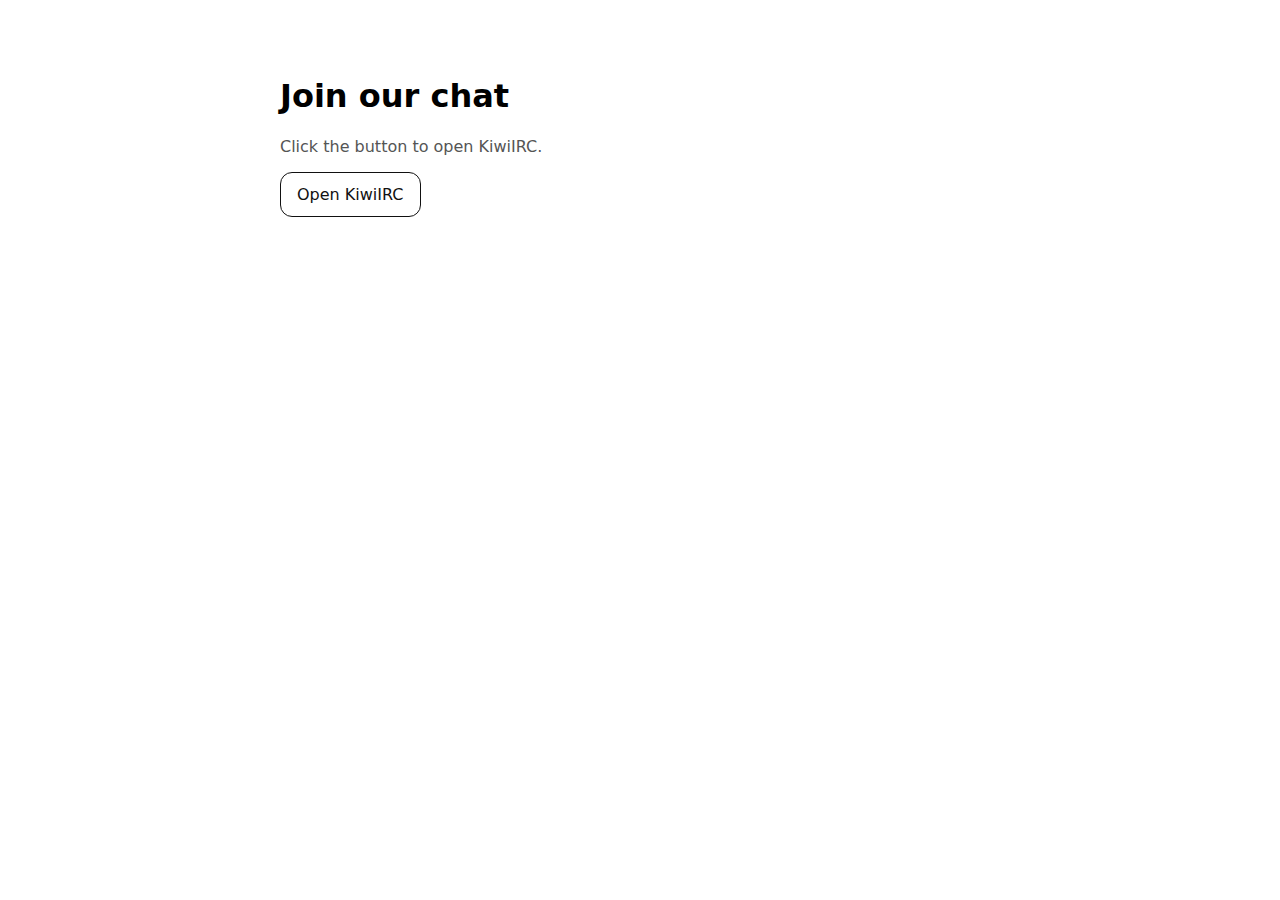
<file: index.html>
<!doctype html>
<html lang="en">
<head>
  <meta charset="utf-8" />
  <meta name="viewport" content="width=device-width,initial-scale=1" />
  <title>Join our chat</title>
  <style>
    body { font-family: system-ui, -apple-system, Segoe UI, Roboto, Arial, sans-serif; margin: 0; }
    .wrap { max-width: 720px; margin: 0 auto; padding: 56px 20px; }
    .btn { display:inline-block; padding:12px 16px; border:1px solid #111; border-radius:12px; text-decoration:none; color:#111; }
    .muted { color:#555; }
  </style>
</head>
<body>
  <div class="wrap">
    <h1>Join our chat</h1>
    <p class="muted">Click the button to open KiwiIRC.</p>
    <a class="btn" href="https://kiwiirc.com/" target="_blank" rel="noopener">Open KiwiIRC</a>
  </div>
</body>
</html>
</file>
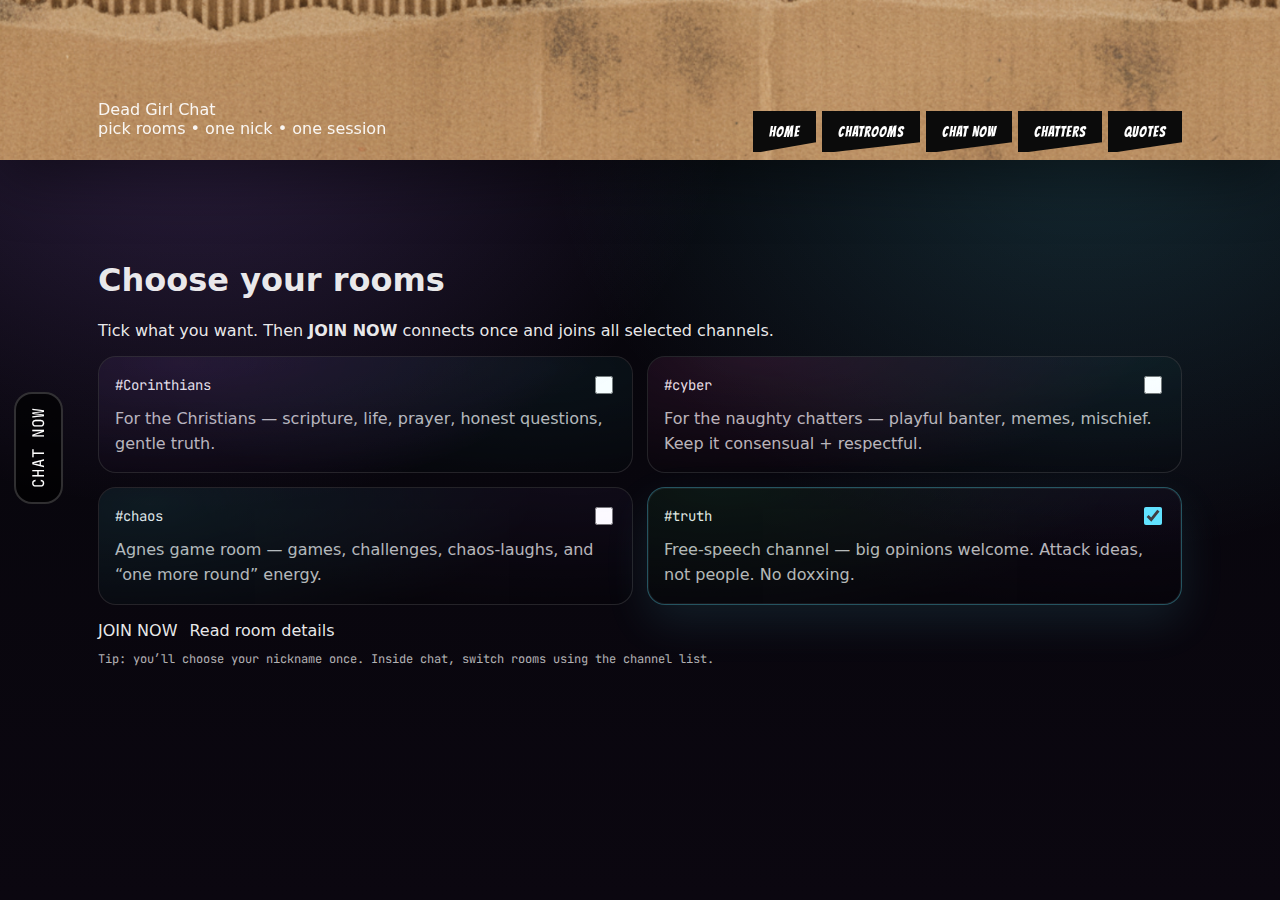
<file: chat-now.html>
<!doctype html>
<html lang="en">
<head>
  <meta charset="utf-8" />
  <meta name="viewport" content="width=device-width,initial-scale=1" />
  <title>Chat Now • Dead Girl Chat</title>
  <link rel="stylesheet" href="./assets/style.css" />

  <style>
    .room-grid{
      display:grid;
      grid-template-columns: repeat(2, 1fr);
      gap:14px;
      margin-top:14px;
    }
    @media (max-width: 880px){ .room-grid{ grid-template-columns: 1fr; } }

    .room{
      display:block;
      cursor:pointer;
      border:1px solid rgba(255,255,255,.12);
      background: rgba(0,0,0,.16);
      border-radius:18px;
      padding:16px;
      transition: transform .12s ease, border-color .12s ease, box-shadow .12s ease;
      user-select:none;
      position:relative;
      overflow:hidden;
    }
    .room:hover{
      transform: translateY(-1px);
      border-color: rgba(255,255,255,.22);
      box-shadow: 0 18px 40px rgba(0,0,0,.25);
    }

    .room .toprow{
      display:flex;
      align-items:center;
      justify-content:space-between;
      gap:10px;
      flex-wrap:wrap;
    }

    .room .name{
      font-family: var(--mono);
      font-size: 14px;
    }
    .room .desc{
      margin-top:10px;
      color: var(--muted);
      line-height:1.55;
    }

    .room input{
      width:18px;
      height:18px;
      accent-color: #5ee7ff;
    }

    /* themed backgrounds per room */
    .room[data-room="#Corinthians"]::before,
    .room[data-room="#cyber"]::before,
    .room[data-room="#chaos"]::before,
    .room[data-room="#truth"]::before{
      content:"";
      position:absolute;
      inset:-40px;
      opacity:.55;
      filter: blur(0px);
      pointer-events:none;
      transform: rotate(-2deg);
    }

    .room[data-room="#Corinthians"]::before{
      background:
        radial-gradient(700px 260px at 20% 20%, rgba(184,124,255,.22), transparent 55%),
        radial-gradient(700px 260px at 80% 30%, rgba(94,231,255,.12), transparent 55%);
    }
    .room[data-room="#cyber"]::before{
      background:
        radial-gradient(700px 260px at 25% 15%, rgba(255,107,214,.22), transparent 55%),
        radial-gradient(700px 260px at 85% 25%, rgba(94,231,255,.10), transparent 55%);
    }
    .room[data-room="#chaos"]::before{
      background:
        radial-gradient(700px 260px at 15% 25%, rgba(94,231,255,.18), transparent 55%),
        radial-gradient(700px 260px at 85% 15%, rgba(184,124,255,.12), transparent 55%);
    }
    .room[data-room="#truth"]::before{
      background:
        radial-gradient(700px 260px at 20% 15%, rgba(93,255,154,.14), transparent 55%),
        radial-gradient(700px 260px at 85% 15%, rgba(184,124,255,.10), transparent 55%);
    }

    /* glow when selected */
    .room.selected{
      border-color: rgba(94,231,255,.35);
      box-shadow:
        0 18px 45px rgba(94,231,255,.10),
        0 0 0 1px rgba(255,255,255,.06) inset;
    }

    .row{
      display:flex;
      gap:12px;
      flex-wrap:wrap;
      align-items:center;
      margin-top:16px;
    }

    .note{
      font-family: var(--mono);
      font-size:12px;
      color: rgba(255,255,255,.70);
      margin-top:10px;
      line-height:1.6;
    }

    .error{
      display:none;
      margin-top:12px;
      color: rgba(255,255,255,.90);
      background: rgba(255,107,214,.12);
      border:1px solid rgba(255,107,214,.22);
      padding:10px 12px;
      border-radius:14px;
      font-family: var(--mono);
      font-size:12px;
    }
  </style>
</head>

<body data-page="chatnow">
  <header class="site-header">
    <div class="container header-inner">
      <div class="brand">
        <div class="logo" aria-hidden="true"></div>
        <div>
          <div class="site-name">Dead Girl Chat</div>
          <div class="site-tag">pick rooms • one nick • one session</div>
        </div>
      </div>

      <nav class="nav" aria-label="Site navigation">
        <a href="./index.html" data-page="home">Home</a>
        <a href="./chatrooms.html" data-page="chatrooms">Chatrooms</a>
        <a href="./chat-now.html" data-page="chatnow">Chat Now</a>
        <a href="./chatters.html" data-page="chatters">Chatters</a>
        <a href="./quotes.html" data-page="quotes">Quotes</a>
      </nav>
    </div>
  </header>

  <main class="page">
    <div class="container">
      <section class="card">
        <h1 class="h1">Choose your rooms</h1>
        <p class="p">Tick what you want. Then <strong>JOIN NOW</strong> connects once and joins all selected channels.</p>

        <div class="room-grid" id="roomGrid">
          <label class="room" data-room="#Corinthians">
            <div class="toprow">
              <div class="name">#Corinthians</div>
              <input type="checkbox" name="room" value="#Corinthians" />
            </div>
            <div class="desc">For the Christians — scripture, life, prayer, honest questions, gentle truth.</div>
          </label>

          <label class="room" data-room="#cyber">
            <div class="toprow">
              <div class="name">#cyber</div>
              <input type="checkbox" name="room" value="#cyber" />
            </div>
            <div class="desc">For the naughty chatters — playful banter, memes, mischief. Keep it consensual + respectful.</div>
          </label>

          <label class="room" data-room="#chaos">
            <div class="toprow">
              <div class="name">#chaos</div>
              <input type="checkbox" name="room" value="#chaos" />
            </div>
            <div class="desc">Agnes game room — games, challenges, chaos-laughs, and “one more round” energy.</div>
          </label>

          <label class="room" data-room="#truth">
            <div class="toprow">
              <div class="name">#truth</div>
              <input type="checkbox" name="room" value="#truth" checked />
            </div>
            <div class="desc">Free-speech channel — big opinions welcome. Attack ideas, not people. No doxxing.</div>
          </label>
        </div>

        <div class="row">
          <a class="btn primary" href="#" id="joinBtn">JOIN NOW</a>
          <a class="btn" href="./chatrooms.html">Read room details</a>
        </div>

        <div class="error" id="errBox">Pick at least one room first 🙂</div>

        <div class="note">
          Tip: you’ll choose your nickname once. Inside chat, switch rooms using the channel list.
        </div>
      </section>
    </div>
  </main>

  <div class="sticky-chat">
    <a class="btn primary" href="./chat-now.html">CHAT NOW</a>
  </div>

  <script src="./assets/site.js"></script>
  <script>
    (function () {
      var grid = document.getElementById("roomGrid");
      var joinBtn = document.getElementById("joinBtn");
      var errBox = document.getElementById("errBox");

      function updateSelectedGlow() {
        var labels = grid.querySelectorAll(".room");
        for (var i = 0; i < labels.length; i++) {
          var cb = labels[i].querySelector('input[type="checkbox"]');
          labels[i].classList.toggle("selected", !!(cb && cb.checked));
        }
      }

      function getSelectedRooms() {
        var boxes = grid.querySelectorAll('input[type="checkbox"][name="room"]');
        var out = [];
        for (var i = 0; i < boxes.length; i++) {
          if (boxes[i].checked) out.push(boxes[i].value);
        }
        return out;
      }

      function buildJoinUrl(rooms) {
        // rooms is like ["#truth","#chaos"]
        var clean = [];
        for (var i = 0; i < rooms.length; i++) {
          clean.push(rooms[i].replace("#", "")); // remove leading #
        }

        // Start in the first selected room
        var start = (rooms[0] || "#truth").replace("#", "");
        return "./chat.html?rooms=" + encodeURIComponent(clean.join(",")) + "#" + encodeURIComponent(start);
      }

      grid.addEventListener("change", function () {
        errBox.style.display = "none";
        updateSelectedGlow();
      });

      joinBtn.addEventListener("click", function (e) {
        e.preventDefault();
        var rooms = getSelectedRooms();
        if (!rooms.length) {
          errBox.style.display = "block";
          return;
        }
        window.location.href = buildJoinUrl(rooms);
      });

      updateSelectedGlow();
    })();
  </script>
</body>
</html>
</file>
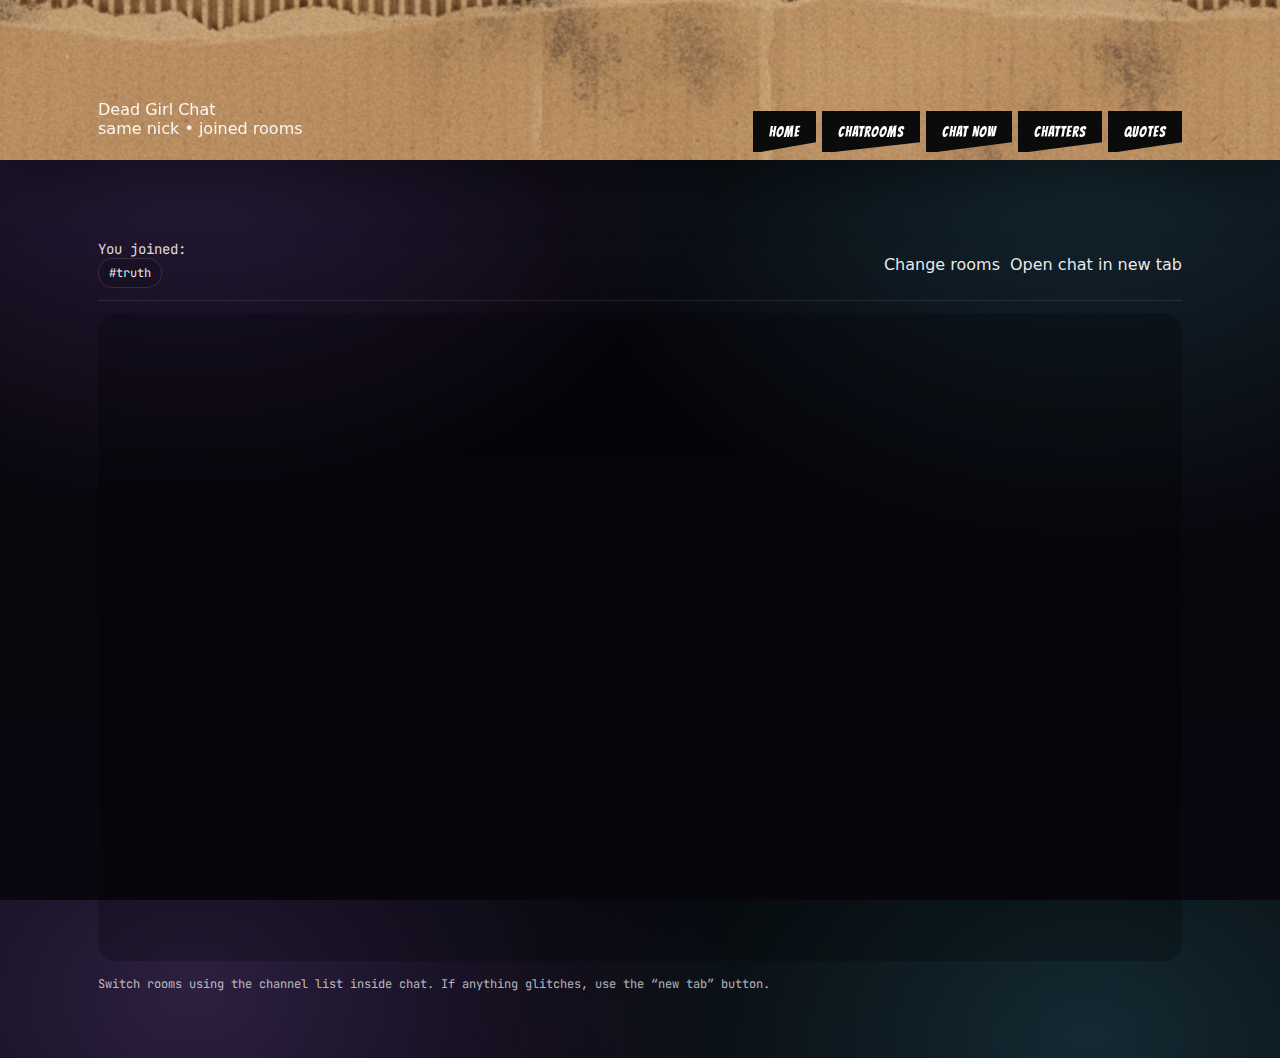
<file: chat.html>
<!doctype html>
<html lang="en">
<head>
  <meta charset="utf-8" />
  <meta name="viewport" content="width=device-width,initial-scale=1" />
  <title>Chat • Dead Girl Chat</title>
  <link rel="stylesheet" href="./assets/style.css" />

  <style>
    .chat-wrap{ display:grid; gap:14px; }
    .chat-top{
      display:flex; align-items:center; justify-content:space-between;
      gap:12px; flex-wrap:wrap;
      border-bottom:1px solid rgba(255,255,255,.10);
      padding-bottom:12px;
      margin-bottom:12px;
    }
    .chat-title{
      margin:0;
      font-family: var(--mono);
      font-size: 14px;
      color: rgba(255,255,255,.86);
    }
    .pillbar{ display:flex; gap:8px; flex-wrap:wrap; }
    .pill{
      font-family: var(--mono);
      font-size:12px;
      padding:6px 10px;
      border-radius:999px;
      border:1px solid rgba(255,255,255,.12);
      background: rgba(0,0,0,.14);
    }
    .frame{
      width:100%;
      height:72vh;
      min-height:520px;
      border:0;
      border-radius:18px;
      background: rgba(0,0,0,.22);
    }
    .hint{
      margin-top:10px;
      font-family: var(--mono);
      font-size:12px;
      color: rgba(255,255,255,.70);
      line-height:1.6;
    }
    .hint a{
      text-decoration:none;
      border-bottom:1px dotted rgba(255,255,255,.28);
    }
    .hint a:hover{ border-bottom-color: rgba(94,231,255,.70); }
  </style>
</head>

<body data-page="chatnow">
  <header class="site-header">
    <div class="container header-inner">
      <div class="brand">
        <div class="logo" aria-hidden="true"></div>
        <div>
          <div class="site-name">Dead Girl Chat</div>
          <div class="site-tag">same nick • joined rooms</div>
        </div>
      </div>

      <nav class="nav" aria-label="Site navigation">
        <a href="./index.html" data-page="home">Home</a>
        <a href="./chatrooms.html" data-page="chatrooms">Chatrooms</a>
        <a href="./chat-now.html" data-page="chatnow">Chat Now</a>
        <a href="./chatters.html" data-page="chatters">Chatters</a>
        <a href="./quotes.html" data-page="quotes">Quotes</a>
      </nav>
    </div>
  </header>

  <main class="page">
    <div class="container chat-wrap">
      <section class="card">
        <div class="chat-top">
          <div>
            <p class="chat-title">You joined:</p>
            <div class="pillbar" id="pillbar"></div>
          </div>
          <div style="display:flex; gap:10px; flex-wrap:wrap;">
            <a class="btn" href="./chat-now.html">Change rooms</a>
            <a class="btn" id="openNewTab" href="#" target="_blank" rel="noopener">Open chat in new tab</a>
          </div>
        </div>

        <iframe class="frame" id="chatframe" title="Atrum webchat"></iframe>

        <div class="hint">
          Switch rooms using the channel list inside chat. If anything glitches, use the “new tab” button.
        </div>
      </section>
    </div>
  </main>

  <script src="./assets/site.js"></script>
  <script>
    (function () {
      var ALLOWED = {
        "#truth": true,
        "#corinthians": true,
        "#cyber": true,
        "#chaos": true
      };

      function normaliseRoom(raw) {
        var r = (raw || "").trim();
        if (!r) return null;
        if (r.charAt(0) !== "#") r = "#" + r;
        var key = r.toLowerCase();
        if (!ALLOWED[key]) return null;

        // keep nice case for Corinthians
        if (key === "#corinthians") return "#Corinthians";
        return key; // #truth #cyber #chaos
      }

      function parseRoomsParam() {
        var params = new URLSearchParams(window.location.search || "");
        var raw = params.get("rooms") || "";
        var parts = raw.split(",");
        var out = [];
        var seen = {};
        for (var i = 0; i < parts.length; i++) {
          var r = normaliseRoom(parts[i]);
          if (r && !seen[r.toLowerCase()]) {
            seen[r.toLowerCase()] = true;
            out.push(r);
          }
        }
        if (!out.length) out = ["#truth"];
        return out;
      }

      var rooms = parseRoomsParam();

      // Render pills
      var pillbar = document.getElementById("pillbar");
      for (var i = 0; i < rooms.length; i++) {
        var div = document.createElement("div");
        div.className = "pill";
        div.textContent = rooms[i];
        pillbar.appendChild(div);
      }

      // Connect ONCE: join selected rooms in one Kiwi session
      var joinedPath = rooms.join(",");
      document.getElementById("chatframe").src = "https://webchat.atrum.org/" + joinedPath;

      // New tab link (same rooms)
      document.getElementById("openNewTab").href = "https://webchat.atrum.org/" + joinedPath;
    })();
  </script>
</body>
</html>
</file>
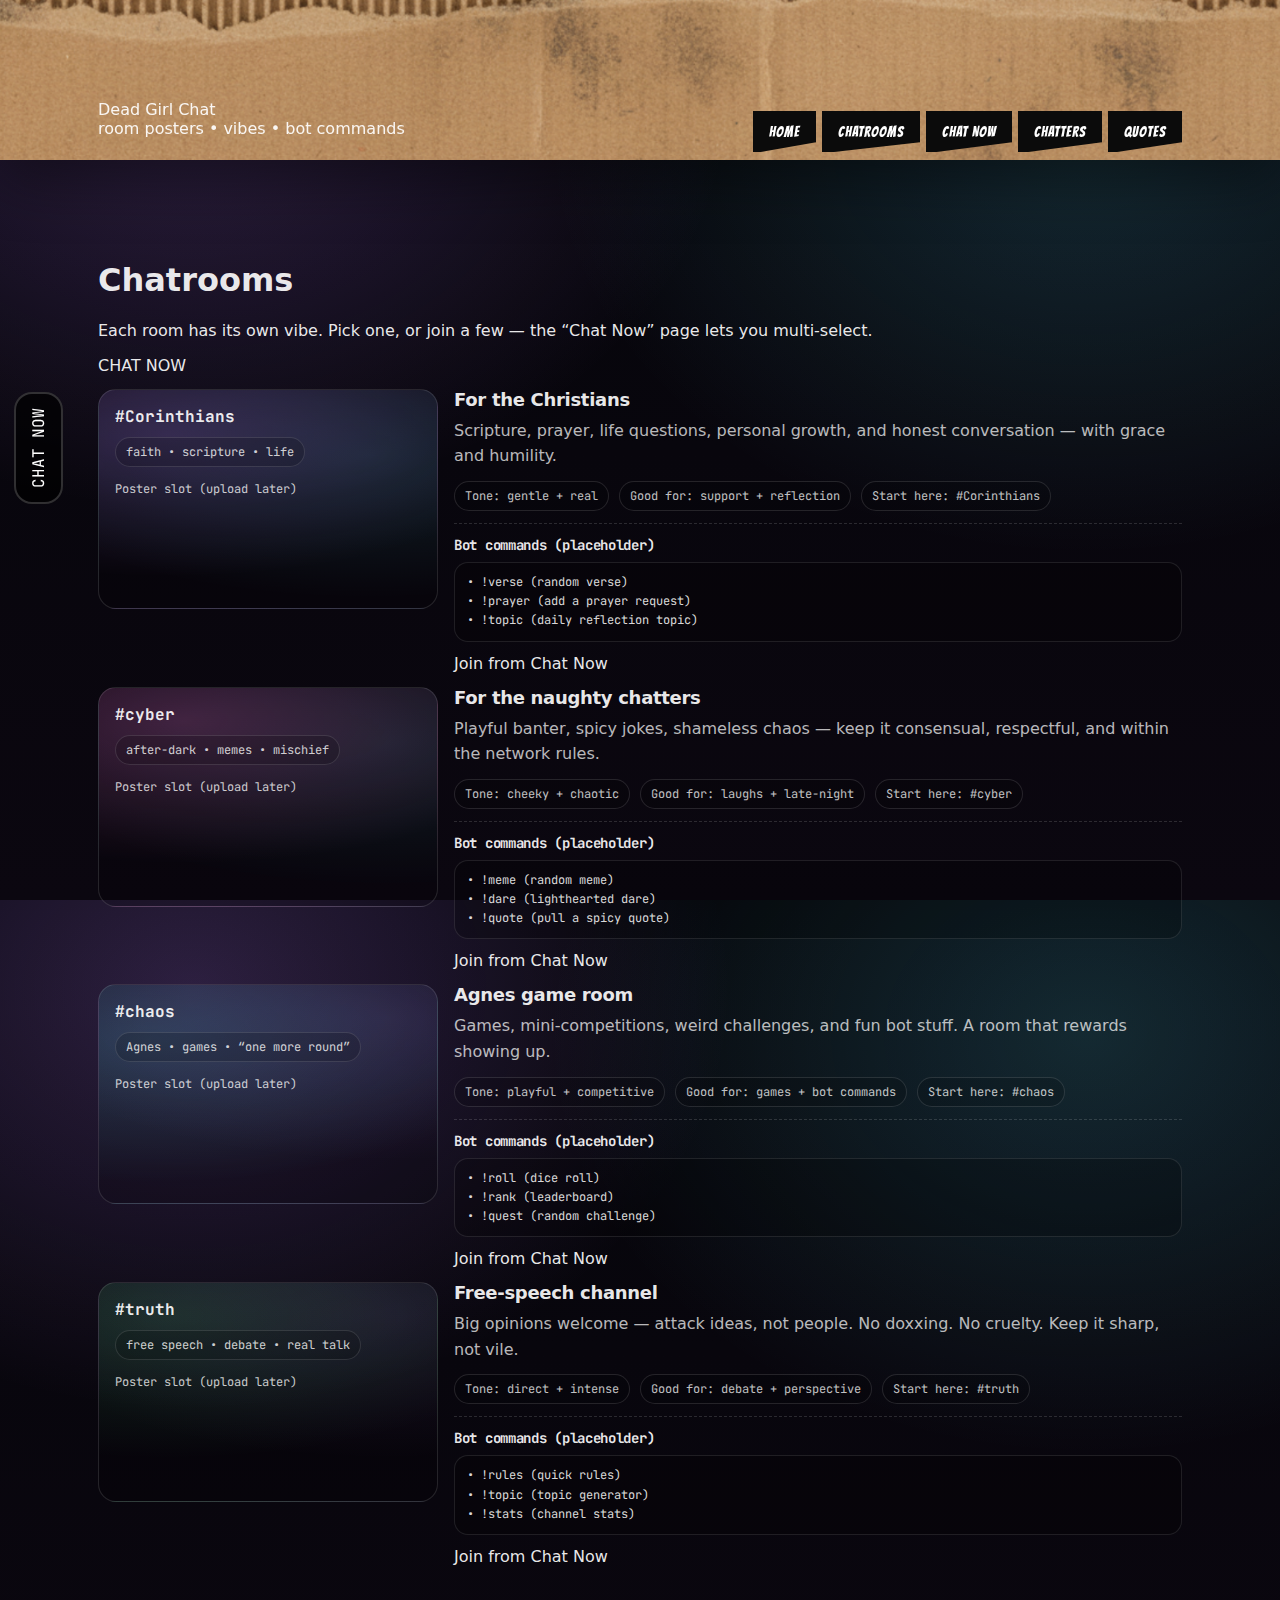
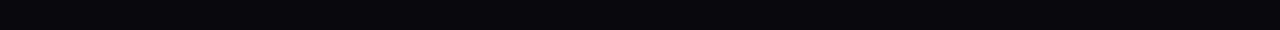
<file: chatrooms.html>
<!doctype html>
<html lang="en">
<head>
  <meta charset="utf-8" />
  <meta name="viewport" content="width=device-width,initial-scale=1" />
  <title>Chatrooms • Dead Girl Chat</title>
  <link rel="stylesheet" href="./assets/style.css" />
  <style>
    .rooms{
      display:grid;
      grid-template-columns: 1fr;
      gap:14px;
    }
    .room-card{
      display:grid;
      grid-template-columns: 340px 1fr;
      gap:16px;
      align-items:start;
    }
    @media (max-width: 980px){
      .room-card{ grid-template-columns: 1fr; }
    }

    .poster{
      border-radius:18px;
      border:1px solid rgba(255,255,255,.12);
      background: rgba(0,0,0,.18);
      min-height: 220px;
      padding:16px;
      position:relative;
      overflow:hidden;
    }
    .poster h2{
      margin:0;
      font-family: var(--mono);
      font-size:16px;
    }
    .poster .tag{
      margin-top:10px;
      display:inline-block;
      font-family: var(--mono);
      font-size:12px;
      padding:6px 10px;
      border-radius:999px;
      border:1px solid rgba(255,255,255,.12);
      background: rgba(0,0,0,.16);
      color: rgba(255,255,255,.80);
    }

    .poster[data-room="#Corinthians"]{
      background:
        radial-gradient(700px 260px at 20% 20%, rgba(184,124,255,.22), transparent 55%),
        radial-gradient(700px 260px at 80% 30%, rgba(94,231,255,.12), transparent 55%),
        rgba(0,0,0,.18);
    }
    .poster[data-room="#cyber"]{
      background:
        radial-gradient(700px 260px at 25% 15%, rgba(255,107,214,.22), transparent 55%),
        radial-gradient(700px 260px at 85% 25%, rgba(94,231,255,.10), transparent 55%),
        rgba(0,0,0,.18);
    }
    .poster[data-room="#chaos"]{
      background:
        radial-gradient(700px 260px at 15% 25%, rgba(94,231,255,.18), transparent 55%),
        radial-gradient(700px 260px at 85% 15%, rgba(184,124,255,.12), transparent 55%),
        rgba(0,0,0,.18);
    }
    .poster[data-room="#truth"]{
      background:
        radial-gradient(700px 260px at 20% 15%, rgba(93,255,154,.14), transparent 55%),
        radial-gradient(700px 260px at 85% 15%, rgba(184,124,255,.10), transparent 55%),
        rgba(0,0,0,.18);
    }

    .info h3{
      margin:0 0 8px 0;
      font-size:18px;
      letter-spacing:-.3px;
    }
    .info p{
      margin:0 0 12px 0;
      color: var(--muted);
      line-height:1.6;
    }
    .meta{
      display:flex;
      gap:10px;
      flex-wrap:wrap;
      margin-bottom:12px;
      font-family: var(--mono);
      font-size:12px;
      color: rgba(255,255,255,.76);
    }
    .pill{
      padding:6px 10px;
      border-radius:999px;
      border:1px solid rgba(255,255,255,.12);
      background: rgba(0,0,0,.14);
    }

    .commands{
      border-top:1px dashed rgba(255,255,255,.14);
      padding-top:12px;
      margin-top:12px;
    }
    .commands .code{
      font-family: var(--mono);
      font-size:12px;
      background: rgba(0,0,0,.22);
      border:1px solid rgba(255,255,255,.10);
      border-radius:14px;
      padding:10px 12px;
      overflow:auto;
      color: rgba(255,255,255,.86);
      line-height:1.6;
    }
  </style>
</head>

<body data-page="chatrooms">
  <header class="site-header">
    <div class="container header-inner">
      <div class="brand">
        <div class="logo" aria-hidden="true"></div>
        <div>
          <div class="site-name">Dead Girl Chat</div>
          <div class="site-tag">room posters • vibes • bot commands</div>
        </div>
      </div>

      <nav class="nav" aria-label="Site navigation">
        <a href="./index.html" data-page="home">Home</a>
        <a href="./chatrooms.html" data-page="chatrooms">Chatrooms</a>
        <a href="./chat-now.html" data-page="chatnow">Chat Now</a>
        <a href="./chatters.html" data-page="chatters">Chatters</a>
        <a href="./quotes.html" data-page="quotes">Quotes</a>
      </nav>
    </div>
  </header>

  <main class="page">
    <div class="container">
      <section class="card">
        <h1 class="h1">Chatrooms</h1>
        <p class="p">Each room has its own vibe. Pick one, or join a few — the “Chat Now” page lets you multi-select.</p>

        <div style="margin-top:14px;">
          <a class="btn primary" href="./chat-now.html">CHAT NOW</a>
        </div>
      </section>

      <div style="height:14px;"></div>

      <section class="rooms">
        <!-- Corinthians -->
        <div class="card room-card">
          <div class="poster" data-room="#Corinthians">
            <h2>#Corinthians</h2>
            <div class="tag">faith • scripture • life</div>
            <div style="margin-top:14px; color:rgba(255,255,255,.78); font-family:var(--mono); font-size:12px;">
              Poster slot (upload later)
            </div>
          </div>

          <div class="info">
            <h3>For the Christians</h3>
            <p>Scripture, prayer, life questions, personal growth, and honest conversation — with grace and humility.</p>

            <div class="meta">
              <div class="pill">Tone: gentle + real</div>
              <div class="pill">Good for: support + reflection</div>
              <div class="pill">Start here: #Corinthians</div>
            </div>

            <div class="commands">
              <h3 style="font-family:var(--mono); font-size:14px; margin:0 0 8px 0;">Bot commands (placeholder)</h3>
              <div class="code">
• !verse (random verse)<br/>
• !prayer (add a prayer request)<br/>
• !topic (daily reflection topic)<br/>
              </div>
            </div>

            <div style="margin-top:12px;">
              <a class="btn primary" href="./chat-now.html">Join from Chat Now</a>
            </div>
          </div>
        </div>

        <!-- cyber -->
        <div class="card room-card">
          <div class="poster" data-room="#cyber">
            <h2>#cyber</h2>
            <div class="tag">after-dark • memes • mischief</div>
            <div style="margin-top:14px; color:rgba(255,255,255,.78); font-family:var(--mono); font-size:12px;">
              Poster slot (upload later)
            </div>
          </div>

          <div class="info">
            <h3>For the naughty chatters</h3>
            <p>Playful banter, spicy jokes, shameless chaos — keep it consensual, respectful, and within the network rules.</p>

            <div class="meta">
              <div class="pill">Tone: cheeky + chaotic</div>
              <div class="pill">Good for: laughs + late-night</div>
              <div class="pill">Start here: #cyber</div>
            </div>

            <div class="commands">
              <h3 style="font-family:var(--mono); font-size:14px; margin:0 0 8px 0;">Bot commands (placeholder)</h3>
              <div class="code">
• !meme (random meme)<br/>
• !dare (lighthearted dare)<br/>
• !quote (pull a spicy quote)<br/>
              </div>
            </div>

            <div style="margin-top:12px;">
              <a class="btn primary" href="./chat-now.html">Join from Chat Now</a>
            </div>
          </div>
        </div>

        <!-- chaos -->
        <div class="card room-card">
          <div class="poster" data-room="#chaos">
            <h2>#chaos</h2>
            <div class="tag">Agnes • games • “one more round”</div>
            <div style="margin-top:14px; color:rgba(255,255,255,.78); font-family:var(--mono); font-size:12px;">
              Poster slot (upload later)
            </div>
          </div>

          <div class="info">
            <h3>Agnes game room</h3>
            <p>Games, mini-competitions, weird challenges, and fun bot stuff. A room that rewards showing up.</p>

            <div class="meta">
              <div class="pill">Tone: playful + competitive</div>
              <div class="pill">Good for: games + bot commands</div>
              <div class="pill">Start here: #chaos</div>
            </div>

            <div class="commands">
              <h3 style="font-family:var(--mono); font-size:14px; margin:0 0 8px 0;">Bot commands (placeholder)</h3>
              <div class="code">
• !roll (dice roll)<br/>
• !rank (leaderboard)<br/>
• !quest (random challenge)<br/>
              </div>
            </div>

            <div style="margin-top:12px;">
              <a class="btn primary" href="./chat-now.html">Join from Chat Now</a>
            </div>
          </div>
        </div>

        <!-- truth -->
        <div class="card room-card">
          <div class="poster" data-room="#truth">
            <h2>#truth</h2>
            <div class="tag">free speech • debate • real talk</div>
            <div style="margin-top:14px; color:rgba(255,255,255,.78); font-family:var(--mono); font-size:12px;">
              Poster slot (upload later)
            </div>
          </div>

          <div class="info">
            <h3>Free-speech channel</h3>
            <p>Big opinions welcome — attack ideas, not people. No doxxing. No cruelty. Keep it sharp, not vile.</p>

            <div class="meta">
              <div class="pill">Tone: direct + intense</div>
              <div class="pill">Good for: debate + perspective</div>
              <div class="pill">Start here: #truth</div>
            </div>

            <div class="commands">
              <h3 style="font-family:var(--mono); font-size:14px; margin:0 0 8px 0;">Bot commands (placeholder)</h3>
              <div class="code">
• !rules (quick rules)<br/>
• !topic (topic generator)<br/>
• !stats (channel stats)<br/>
              </div>
            </div>

            <div style="margin-top:12px;">
              <a class="btn primary" href="./chat-now.html">Join from Chat Now</a>
            </div>
          </div>
        </div>
      </section>
    </div>
  </main>

  <div class="sticky-chat">
    <a class="btn primary" href="./chat-now.html">CHAT NOW</a>
  </div>

  <script src="./assets/site.js"></script>
</body>
</html>
</file>
<file: assets/style.css>
@import url("https://fonts.googleapis.com/css2?family=JetBrains+Mono:wght@400;700&family=Bangers&display=swap");

:root{
  --bg0:#05050a;
  --bg1:#0b0710;
  --text:rgba(255,255,255,.92);
  --muted:rgba(255,255,255,.72);
  --mono:"JetBrains Mono", monospace;
  --fugg:"Bangers", system-ui, sans-serif;
}

/* RESET */
*{ box-sizing:border-box; }
html,body{ height:100%; }
body{
  margin:0;
  font-family: system-ui, -apple-system, Segoe UI, Roboto, Arial, sans-serif;
  color:var(--text);
  background:
    radial-gradient(900px 700px at 15% 10%, rgba(184,124,255,.22), transparent 60%),
    radial-gradient(900px 700px at 85% 15%, rgba(94,231,255,.16), transparent 60%),
    linear-gradient(180deg, var(--bg0), var(--bg1));
  overflow-x:hidden;
}

.container{
  width:min(1120px, 100%);
  margin:0 auto;
  padding:0 18px;
}

a{ color:inherit; text-decoration:none; }

/* =========================
   HEADER – FINAL STRUCTURE
   ========================= */
.site-header{
  position:fixed;
  top:0; left:0; right:0;
  height:160px;               /* TALLER than image */
  z-index:999;
  background: transparent;
  overflow: visible;          /* DO NOT CLIP TEAR */
}

/* cardboard strip */
.site-header::before{
  content:"";
  position:absolute;
  top:0;
  left:0;
  right:0;

  height:160px;               /* IMPORTANT */
  background-image: url("./cardboard.png");
  background-repeat: no-repeat;
  background-position: top center;
  background-size: 100% auto;

  filter: drop-shadow(0 18px 30px rgba(0,0,0,.45));
  pointer-events:none;
  z-index:0;
}

/* header contents */
.header-inner{
  position:relative;
  z-index:2;
  height:160px;
  display:flex;
  align-items:flex-end;
  justify-content:space-between;
  gap:18px;
  padding-bottom:22px;
}

/* LOGO */
.brand{
  display:flex;
  align-items:flex-end;
}
.logo-img{
  width:260px;
  height:auto;
  display:block;
  transform: translateY(26px); /* sinks INTO cardboard */
  filter:
    drop-shadow(0 6px 0 rgba(0,0,0,.35))
    drop-shadow(0 12px 12px rgba(0,0,0,.35));
}

/* NAV TABS */
.nav{
  display:flex;
  gap:6px;
  align-items:flex-end;
  padding-top:44px;
}

.nav a{
  font-family: var(--fugg);
  text-transform: uppercase;
  letter-spacing: 1px;
  font-size:14px;

  background:#0b0b0b;
  color:#fff;

  padding:14px 16px 12px;
  clip-path: polygon(0% 0%, 100% 0%, 100% 76%, 12% 100%, 0% 100%);
  box-shadow: 0 10px 0 rgba(0,0,0,.25);

  transform: translateY(14px);
  transition: transform .12s ease, filter .12s ease;
}

.nav a:hover{
  transform: translateY(4px);
  filter: brightness(1.06);
}

/* =========================
   PAGE OFFSET — THIS IS KEY
   ========================= */
.page{
  padding-top:240px;   /* MUST exceed header height */
  padding-bottom:64px;
}

/* sticky chat button */
.sticky-chat{
  position:fixed;
  left:14px;
  top:50%;
  transform: translateY(-50%);
  z-index:999;
}
.sticky-chat .btn{
  writing-mode: vertical-rl;
  transform: rotate(180deg);
  padding:14px 12px;
  border-radius:18px;
  font-family: var(--mono);
  background: rgba(0,0,0,.7);
  color:#fff;
  border:2px solid rgba(255,255,255,.18);
}
</file>
